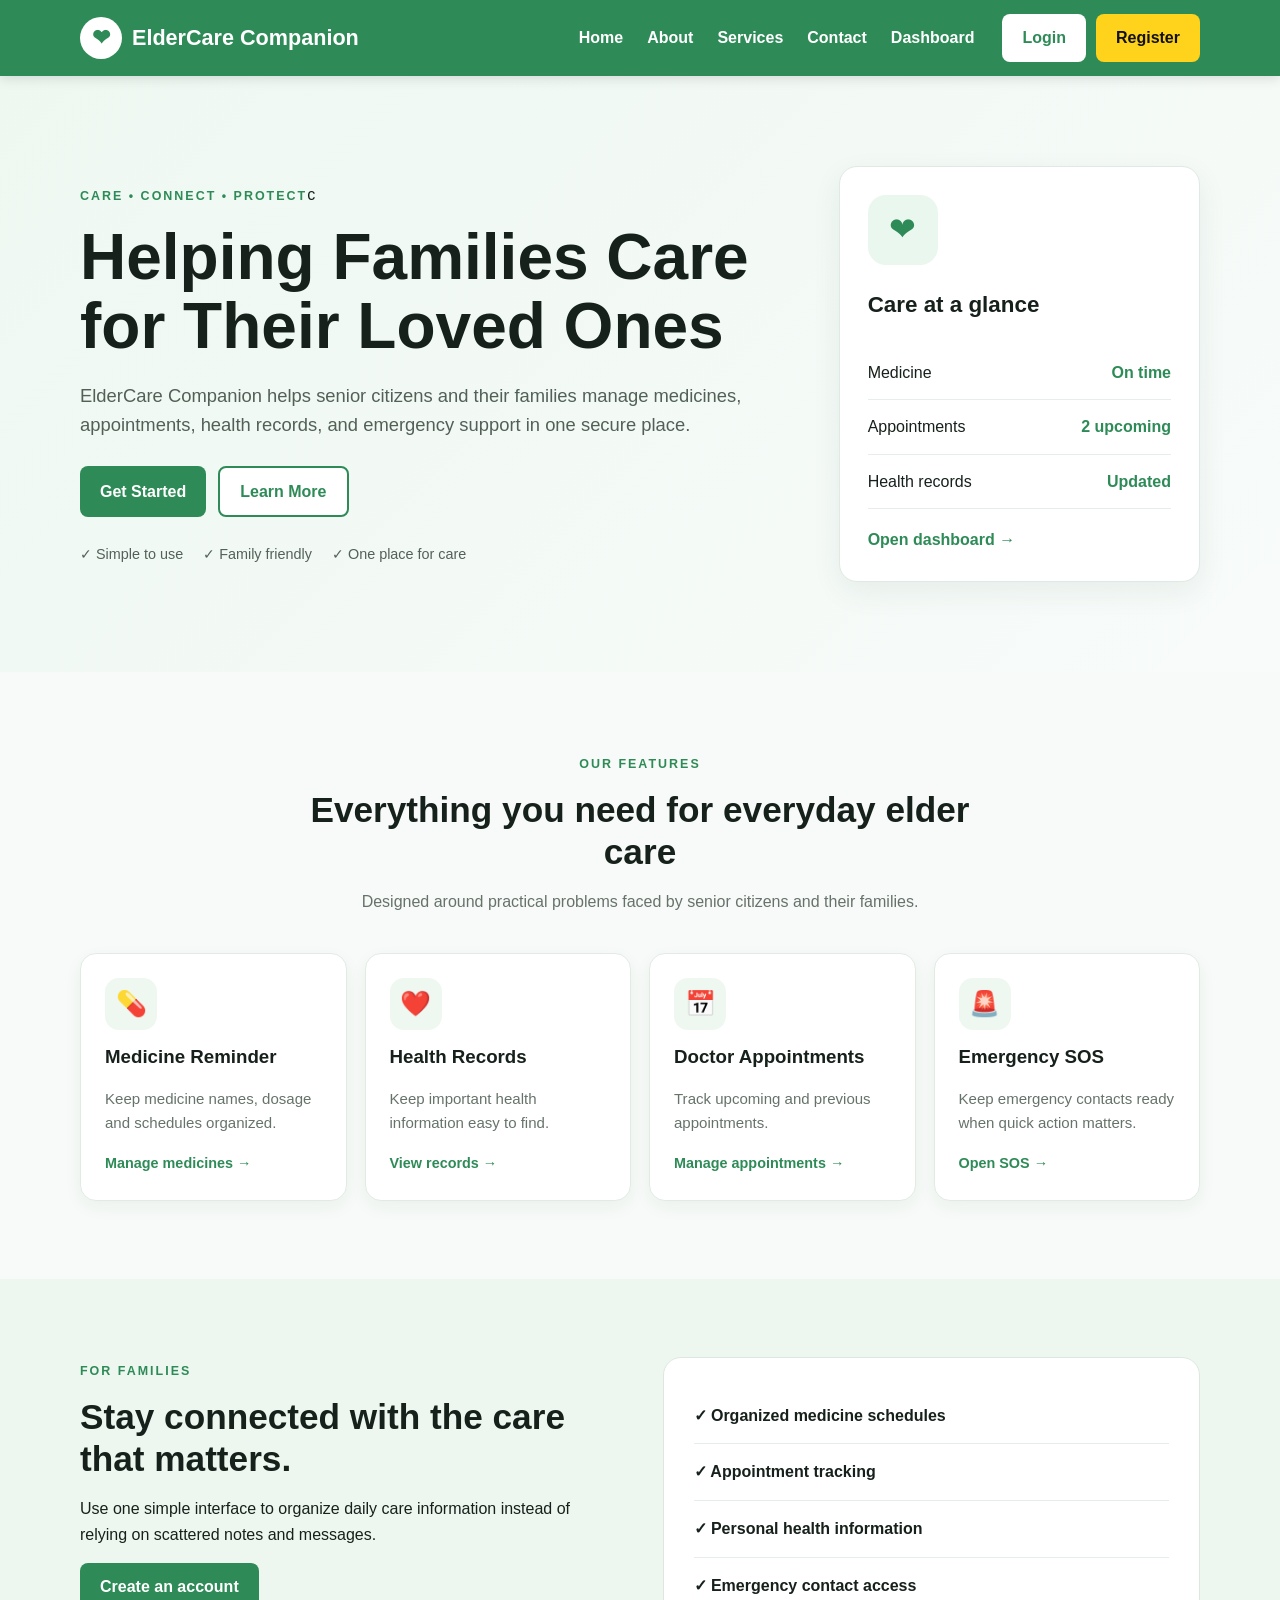
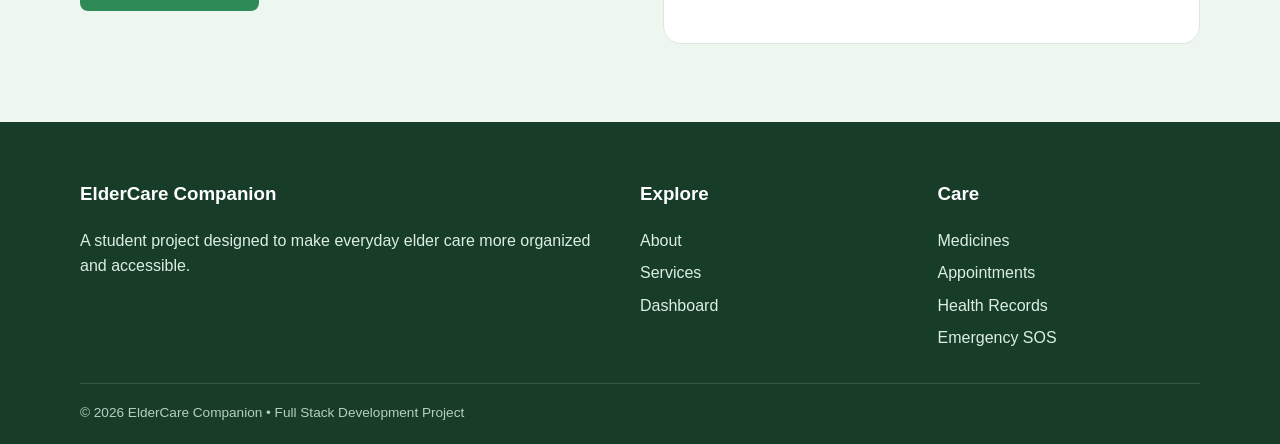
<file: Frontend/index.html>
<!DOCTYPE html>
<html lang="en">
<head>
  <meta charset="UTF-8">
  <meta name="viewport" content="width=device-width, initial-scale=1.0">
  <title>ElderCare Companion | Home</title>
  <link rel="stylesheet" href="css/style.css">
</head>
<body>
  <div id="site-header"></div>

  <main>
    <section class="hero">
      <div class="container hero-grid">
        <div>
          <span class="eyebrow">CARE • CONNECT • PROTECT</span>c
          <h1>Helping Families Care for Their Loved Ones</h1>
          <p class="hero-text">ElderCare Companion helps senior citizens and their families manage medicines, appointments, health records, and emergency support in one secure place.</p>
          <div class="hero-actions">
            <a class="btn btn-primary" href="register.html">Get Started</a>
            <a class="btn btn-outline" href="about.html">Learn More</a>
          </div>
          <div class="trust-row">
            <span>✓ Simple to use</span>
            <span>✓ Family friendly</span>
            <span>✓ One place for care</span>
          </div>
        </div>
        <div class="hero-card">
          <div class="hero-icon">❤</div>
          <h3>Care at a glance</h3>
          <div class="mini-stat"><span>Medicine</span><strong>On time</strong></div>
          <div class="mini-stat"><span>Appointments</span><strong>2 upcoming</strong></div>
          <div class="mini-stat"><span>Health records</span><strong>Updated</strong></div>
          <a href="dashboard.html" class="card-link">Open dashboard →</a>
        </div>
      </div>
    </section>

    <section class="section" id="features">
      <div class="container">
        <div class="section-heading">
          <span class="eyebrow">OUR FEATURES</span>
          <h2>Everything you need for everyday elder care</h2>
          <p>Designed around practical problems faced by senior citizens and their families.</p>
        </div>
        <div class="feature-grid">
          <a class="feature-card" href="medicines.html"><div class="feature-icon">💊</div><h3>Medicine Reminder</h3><p>Keep medicine names, dosage and schedules organized.</p><span>Manage medicines →</span></a>
          <a class="feature-card" href="health-records.html"><div class="feature-icon">❤️</div><h3>Health Records</h3><p>Keep important health information easy to find.</p><span>View records →</span></a>
          <a class="feature-card" href="appointments.html"><div class="feature-icon">📅</div><h3>Doctor Appointments</h3><p>Track upcoming and previous appointments.</p><span>Manage appointments →</span></a>
          <a class="feature-card emergency-card" href="emergency.html"><div class="feature-icon">🚨</div><h3>Emergency SOS</h3><p>Keep emergency contacts ready when quick action matters.</p><span>Open SOS →</span></a>
        </div>
      </div>
    </section>

    <section class="section soft-section">
      <div class="container two-col">
        <div>
          <span class="eyebrow">FOR FAMILIES</span>
          <h2>Stay connected with the care that matters.</h2>
          <p>Use one simple interface to organize daily care information instead of relying on scattered notes and messages.</p>
          <a class="btn btn-primary" href="register.html">Create an account</a>
        </div>
        <div class="check-list">
          <div>✓ Organized medicine schedules</div>
          <div>✓ Appointment tracking</div>
          <div>✓ Personal health information</div>
          <div>✓ Emergency contact access</div>
        </div>
      </div>
    </section>
  </main>

  <div id="site-footer"></div>
  <script src="js/app.js"></script>
</body>
</html>
</file>
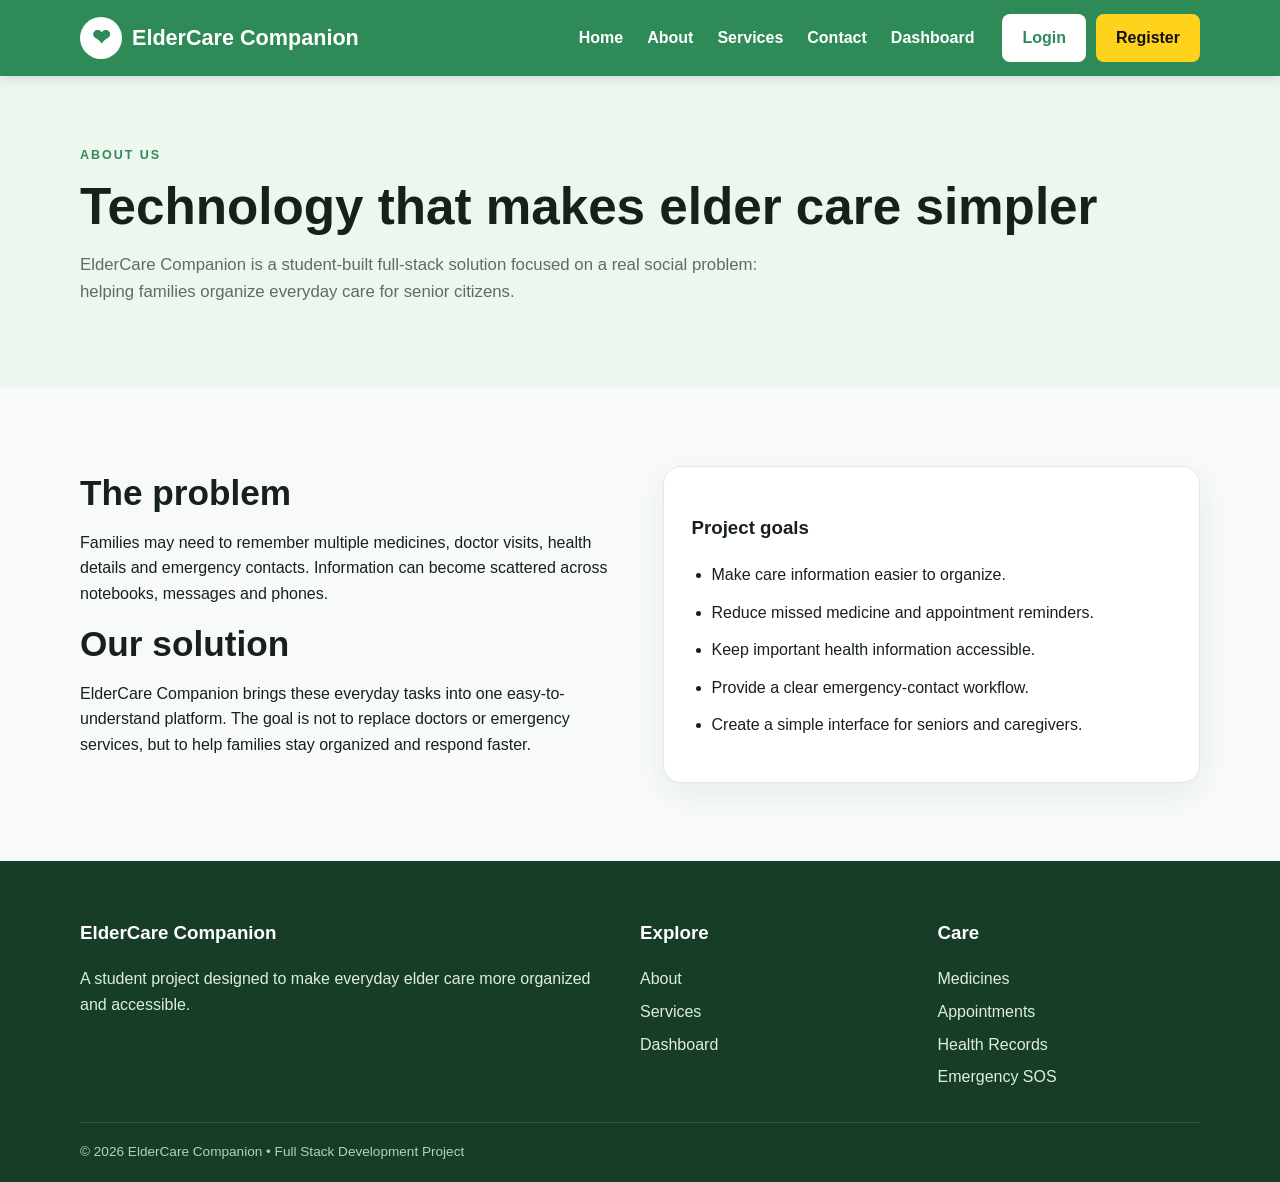
<file: Frontend/about.html>
<!DOCTYPE html>
<html lang="en">
<head>
  <meta charset="UTF-8"><meta name="viewport" content="width=device-width, initial-scale=1.0">
  <title>About | ElderCare Companion</title><link rel="stylesheet" href="css/style.css">
</head>
<body><div id="site-header"></div>
<main>
<section class="page-banner"><div class="container"><span class="eyebrow">ABOUT US</span><h1>Technology that makes elder care simpler</h1><p>ElderCare Companion is a student-built full-stack solution focused on a real social problem: helping families organize everyday care for senior citizens.</p></div></section>
<section class="section"><div class="container two-col">
<div><h2>The problem</h2><p>Families may need to remember multiple medicines, doctor visits, health details and emergency contacts. Information can become scattered across notebooks, messages and phones.</p><h2 class="mt">Our solution</h2><p>ElderCare Companion brings these everyday tasks into one easy-to-understand platform. The goal is not to replace doctors or emergency services, but to help families stay organized and respond faster.</p></div>
<div class="info-card"><h3>Project goals</h3><ul class="clean-list"><li>Make care information easier to organize.</li><li>Reduce missed medicine and appointment reminders.</li><li>Keep important health information accessible.</li><li>Provide a clear emergency-contact workflow.</li><li>Create a simple interface for seniors and caregivers.</li></ul></div>
</div></section>
</main><div id="site-footer"></div><script src="js/app.js"></script></body></html>
</file>
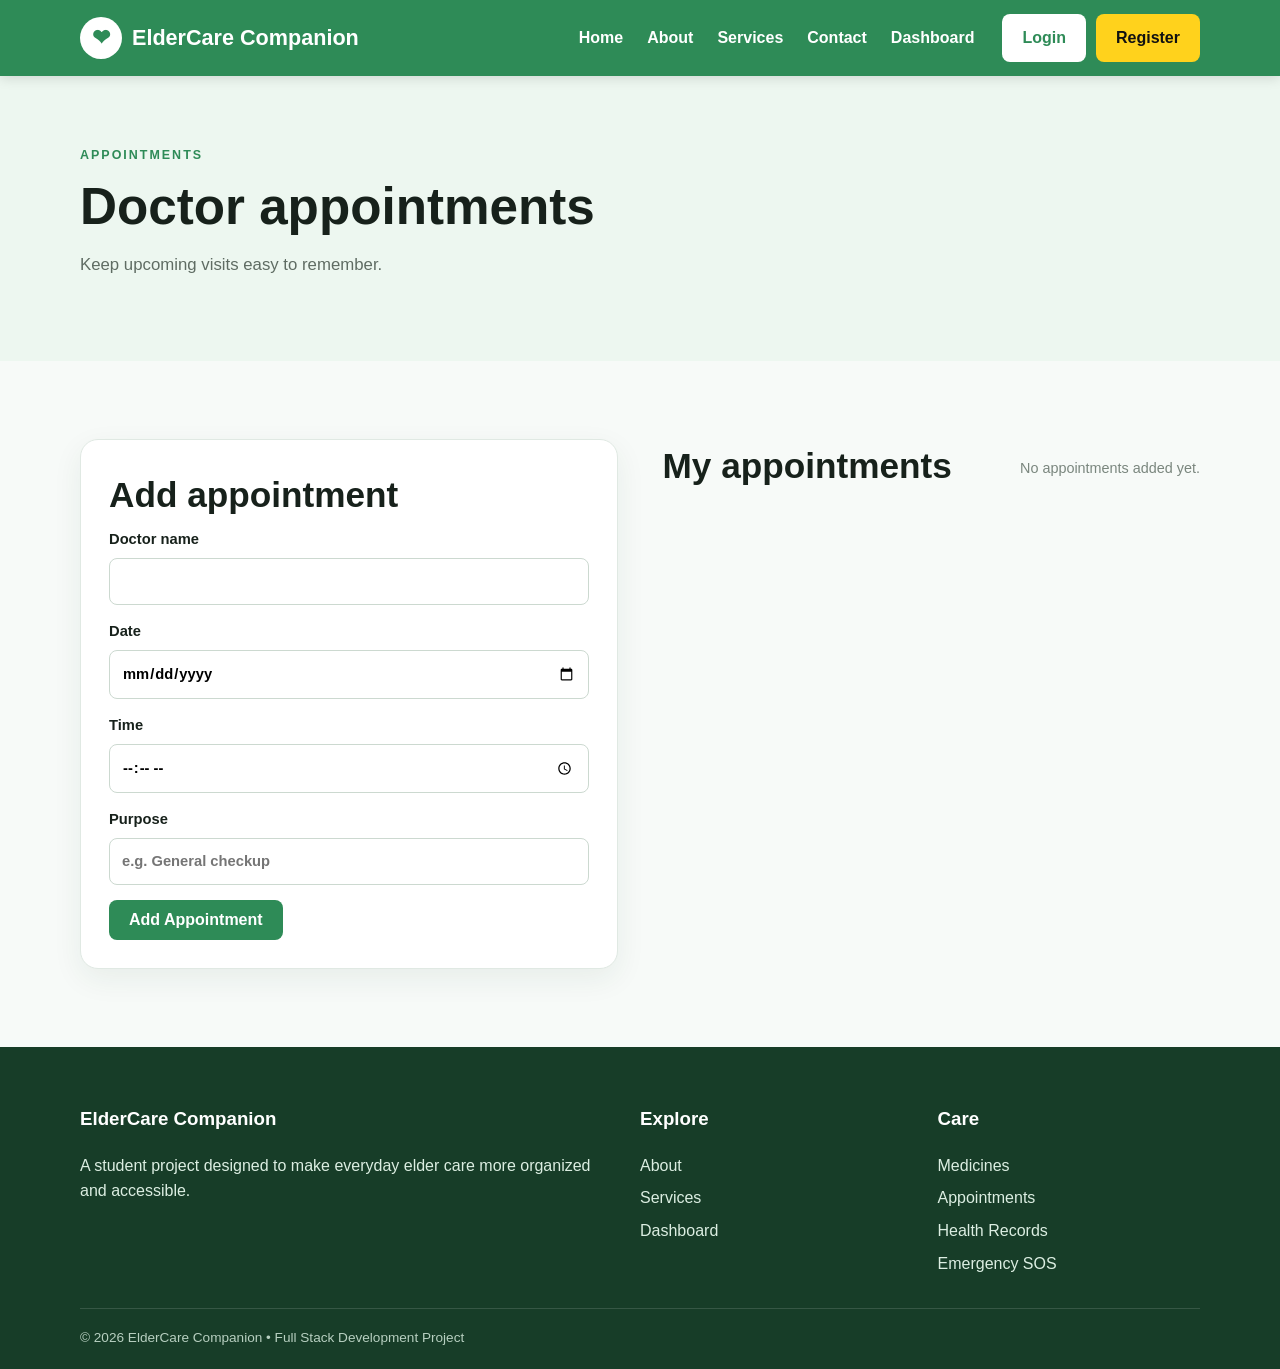
<file: Frontend/appointments.html>
<!DOCTYPE html>
<html lang="en">
<head><meta charset="UTF-8"><meta name="viewport" content="width=device-width, initial-scale=1.0"><title>Appointments | ElderCare Companion</title><link rel="stylesheet" href="css/style.css"></head>
<body><div id="site-header"></div>
<main><section class="page-banner"><div class="container"><span class="eyebrow">APPOINTMENTS</span><h1>Doctor appointments</h1><p>Keep upcoming visits easy to remember.</p></div></section>
<section class="section"><div class="container two-col module-layout">
<form class="form-card" id="appointmentForm"><h2>Add appointment</h2><label>Doctor name<input id="appDoctor" required></label><label>Date<input id="appDate" type="date" required></label><label>Time<input id="appTime" type="time" required></label><label>Purpose<input id="appPurpose" placeholder="e.g. General checkup" required></label><button class="btn btn-primary" type="submit">Add Appointment</button></form>
<div><div class="module-top"><h2>My appointments</h2><span id="appointmentEmpty" class="muted">No appointments added yet.</span></div><div id="appointmentList" class="item-list"></div></div>
</div></section></main><div id="site-footer"></div><script src="js/app.js"></script></body></html>
</file>
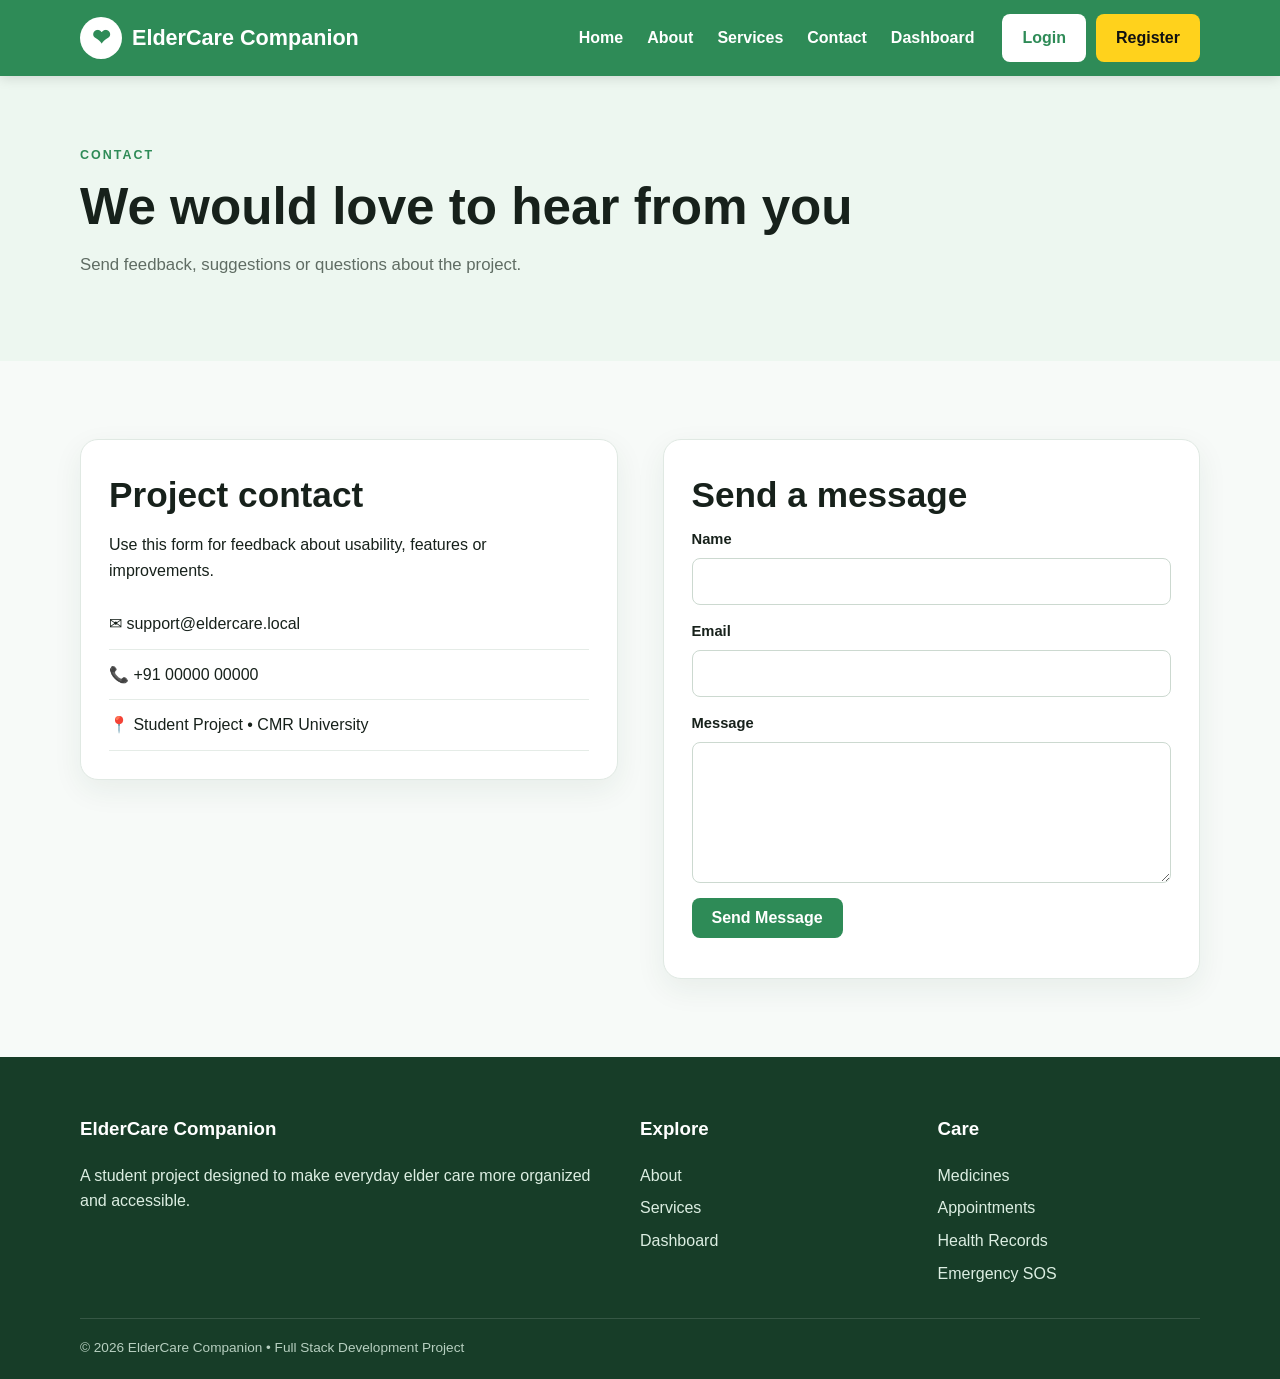
<file: Frontend/contact.html>
<!DOCTYPE html>
<html lang="en">
<head>
  <meta charset="UTF-8"><meta name="viewport" content="width=device-width, initial-scale=1.0">
  <title>Contact | ElderCare Companion</title><link rel="stylesheet" href="css/style.css">
</head>
<body><div id="site-header"></div>
<main><section class="page-banner"><div class="container"><span class="eyebrow">CONTACT</span><h1>We would love to hear from you</h1><p>Send feedback, suggestions or questions about the project.</p></div></section>
<section class="section"><div class="container two-col">
<div class="info-card"><h2>Project contact</h2><p>Use this form for feedback about usability, features or improvements.</p><div class="contact-detail">✉ support@eldercare.local</div><div class="contact-detail">📞 +91 00000 00000</div><div class="contact-detail">📍 Student Project • CMR University</div></div>
<form class="form-card" id="contactForm"><h2>Send a message</h2><label>Name<input id="contactName" required></label><label>Email<input id="contactEmail" type="email" required></label><label>Message<textarea id="contactMessage" rows="5" required></textarea></label><button class="btn btn-primary" type="submit">Send Message</button><div id="contactStatus" class="form-status"></div></form>
</div></section></main><div id="site-footer"></div><script src="js/app.js"></script></body></html>
</file>
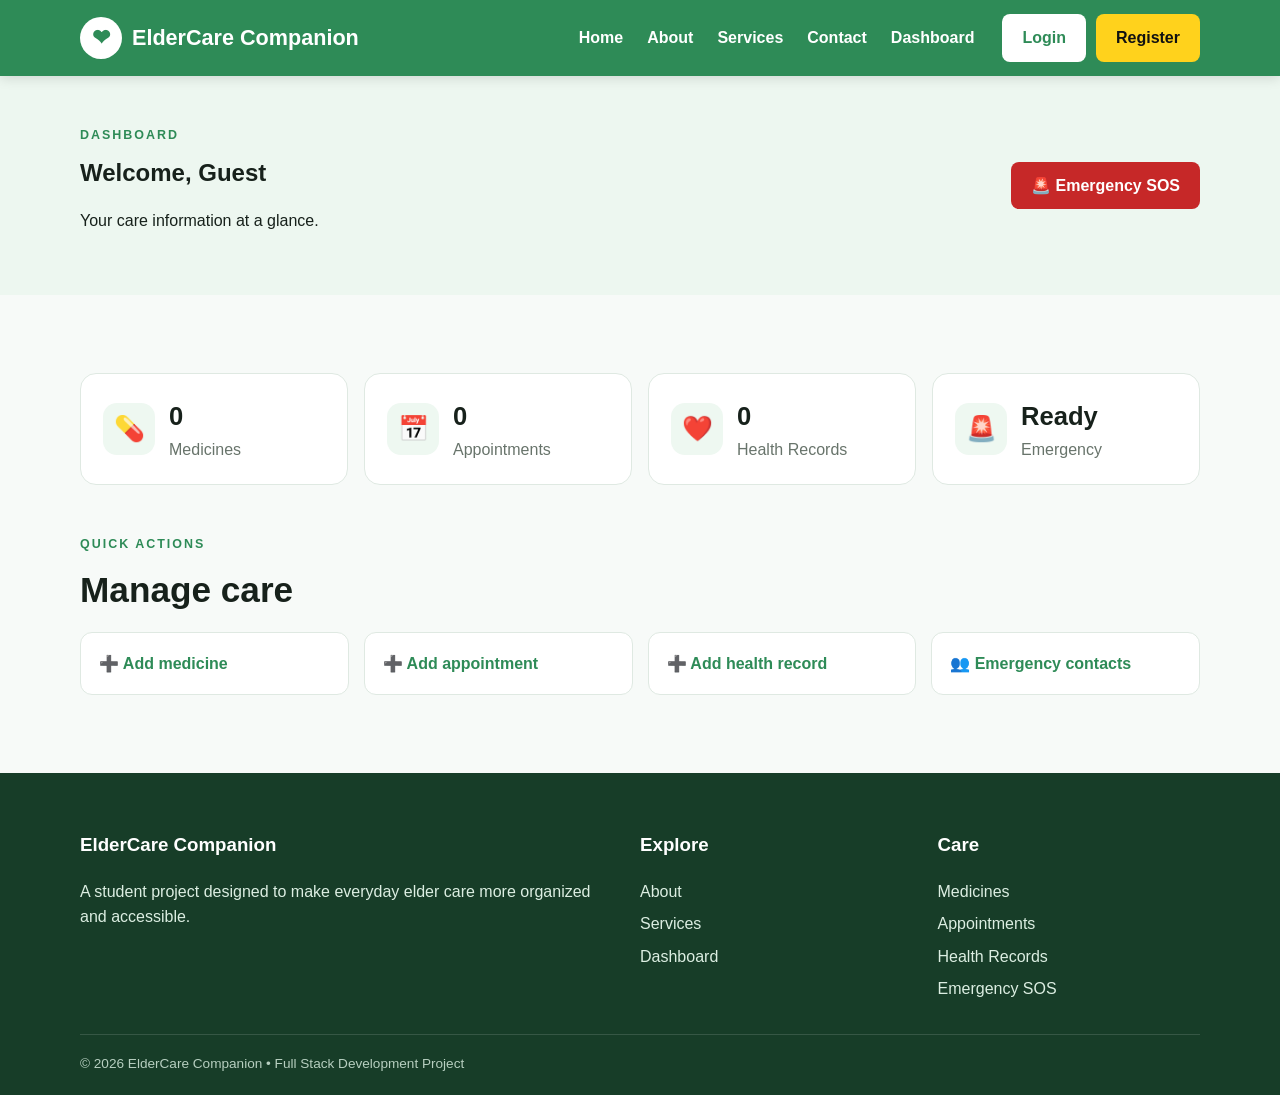
<file: Frontend/dashboard.html>
<!DOCTYPE html>
<html lang="en">
<head><meta charset="UTF-8"><meta name="viewport" content="width=device-width, initial-scale=1.0"><title>Dashboard | ElderCare Companion</title><link rel="stylesheet" href="css/style.css"></head>
<body><div id="site-header"></div>
<main><section class="dashboard-header"><div class="container"><div><span class="eyebrow">DASHBOARD</span><h1>Welcome, <span id="dashboardName">Guest</span></h1><p>Your care information at a glance.</p></div><a class="btn btn-danger" href="emergency.html">🚨 Emergency SOS</a></div></section>
<section class="section"><div class="container">
<div class="dashboard-grid">
<a class="dash-card" href="medicines.html"><span class="feature-icon">💊</span><div><strong id="medicineCount">0</strong><span>Medicines</span></div></a>
<a class="dash-card" href="appointments.html"><span class="feature-icon">📅</span><div><strong id="appointmentCount">0</strong><span>Appointments</span></div></a>
<a class="dash-card" href="health-records.html"><span class="feature-icon">❤️</span><div><strong id="recordCount">0</strong><span>Health Records</span></div></a>
<a class="dash-card" href="emergency.html"><span class="feature-icon">🚨</span><div><strong>Ready</strong><span>Emergency</span></div></a>
</div>
<div class="section-heading left"><span class="eyebrow">QUICK ACTIONS</span><h2>Manage care</h2></div>
<div class="quick-grid"><a class="quick-card" href="medicines.html">➕ Add medicine</a><a class="quick-card" href="appointments.html">➕ Add appointment</a><a class="quick-card" href="health-records.html">➕ Add health record</a><a class="quick-card" href="emergency.html">👥 Emergency contacts</a></div>
</div></section></main><div id="site-footer"></div><script src="js/app.js"></script></body></html>
</file>
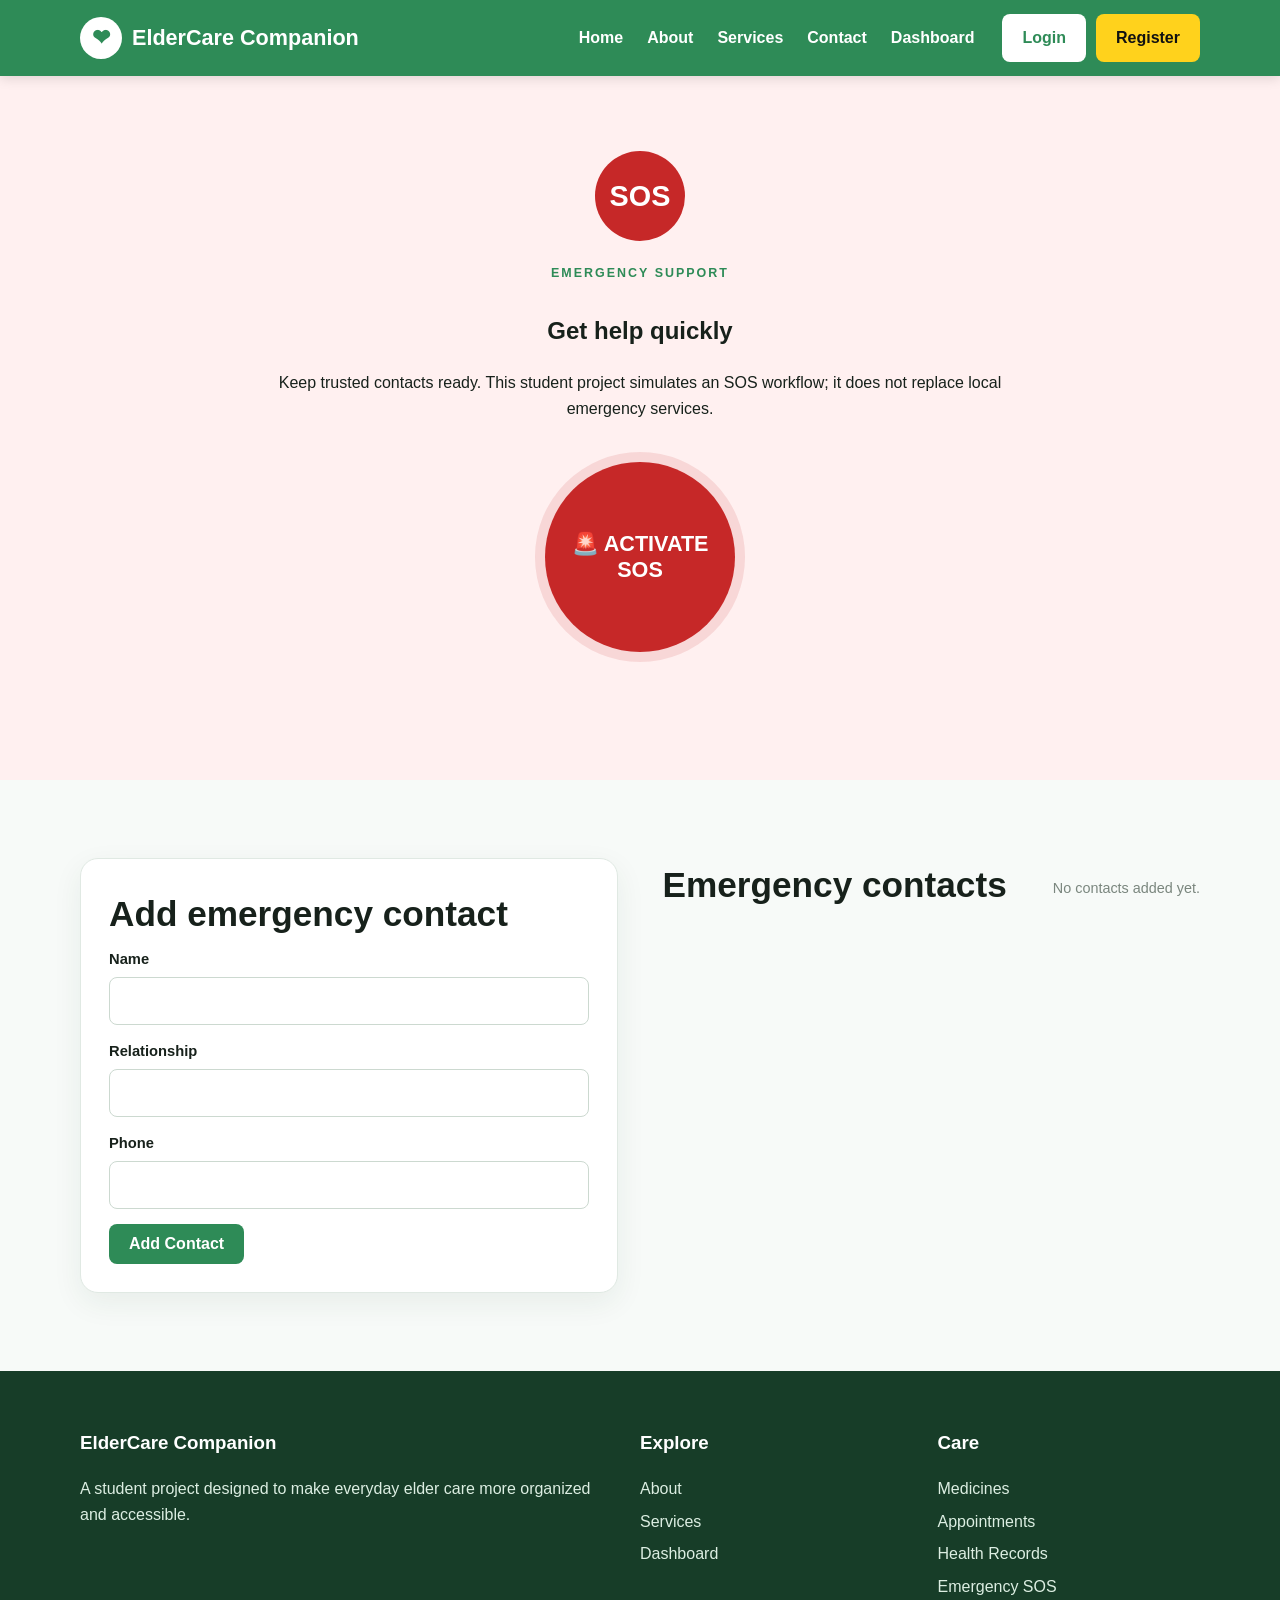
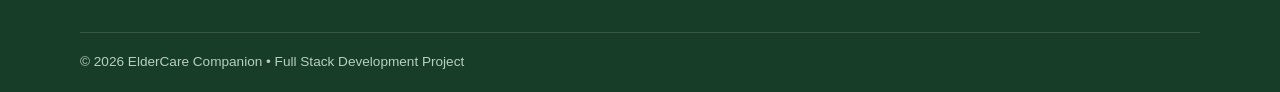
<file: Frontend/emergency.html>
<!DOCTYPE html>
<html lang="en">
<head><meta charset="UTF-8"><meta name="viewport" content="width=device-width, initial-scale=1.0"><title>Emergency SOS | ElderCare Companion</title><link rel="stylesheet" href="css/style.css"></head>
<body><div id="site-header"></div>
<main><section class="emergency-hero"><div class="container emergency-content"><div class="sos-symbol">SOS</div><span class="eyebrow">EMERGENCY SUPPORT</span><h1>Get help quickly</h1><p>Keep trusted contacts ready. This student project simulates an SOS workflow; it does not replace local emergency services.</p><button id="sosButton" class="sos-button">🚨 ACTIVATE SOS</button><div id="sosStatus" class="sos-status"></div></div></section>
<section class="section"><div class="container two-col">
<form class="form-card" id="contactFormEmergency"><h2>Add emergency contact</h2><label>Name<input id="ecName" required></label><label>Relationship<input id="ecRelation" required></label><label>Phone<input id="ecPhone" type="tel" required></label><button class="btn btn-primary" type="submit">Add Contact</button></form>
<div><div class="module-top"><h2>Emergency contacts</h2><span id="contactEmpty" class="muted">No contacts added yet.</span></div><div id="contactList" class="item-list"></div></div>
</div></section></main><div id="site-footer"></div><script src="js/app.js"></script></body></html>
</file>
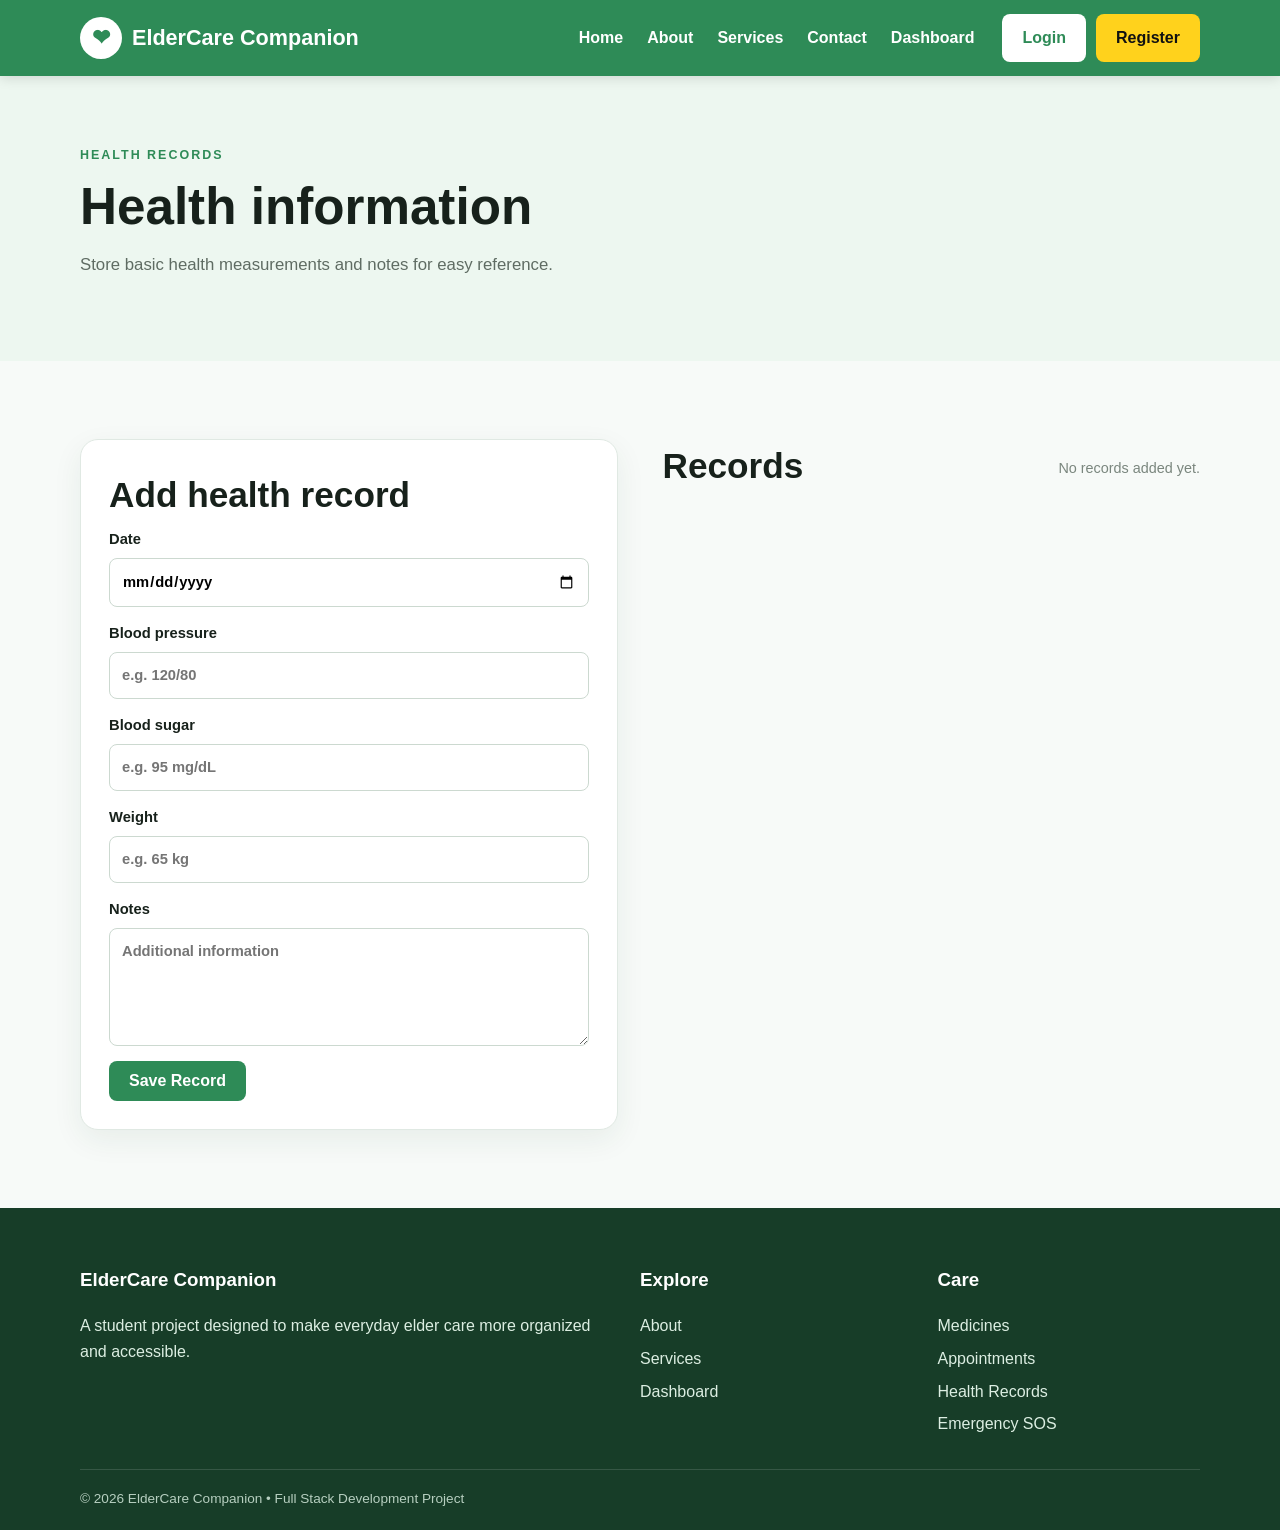
<file: Frontend/health-records.html>
<!DOCTYPE html>
<html lang="en">
<head><meta charset="UTF-8"><meta name="viewport" content="width=device-width, initial-scale=1.0"><title>Health Records | ElderCare Companion</title><link rel="stylesheet" href="css/style.css"></head>
<body><div id="site-header"></div>
<main><section class="page-banner"><div class="container"><span class="eyebrow">HEALTH RECORDS</span><h1>Health information</h1><p>Store basic health measurements and notes for easy reference.</p></div></section>
<section class="section"><div class="container two-col module-layout">
<form class="form-card" id="recordForm"><h2>Add health record</h2><label>Date<input id="recordDate" type="date" required></label><label>Blood pressure<input id="recordBP" placeholder="e.g. 120/80"></label><label>Blood sugar<input id="recordSugar" placeholder="e.g. 95 mg/dL"></label><label>Weight<input id="recordWeight" placeholder="e.g. 65 kg"></label><label>Notes<textarea id="recordNotes" rows="4" placeholder="Additional information"></textarea></label><button class="btn btn-primary" type="submit">Save Record</button></form>
<div><div class="module-top"><h2>Records</h2><span id="recordEmpty" class="muted">No records added yet.</span></div><div id="recordList" class="item-list"></div></div>
</div></section></main><div id="site-footer"></div><script src="js/app.js"></script></body></html>
</file>
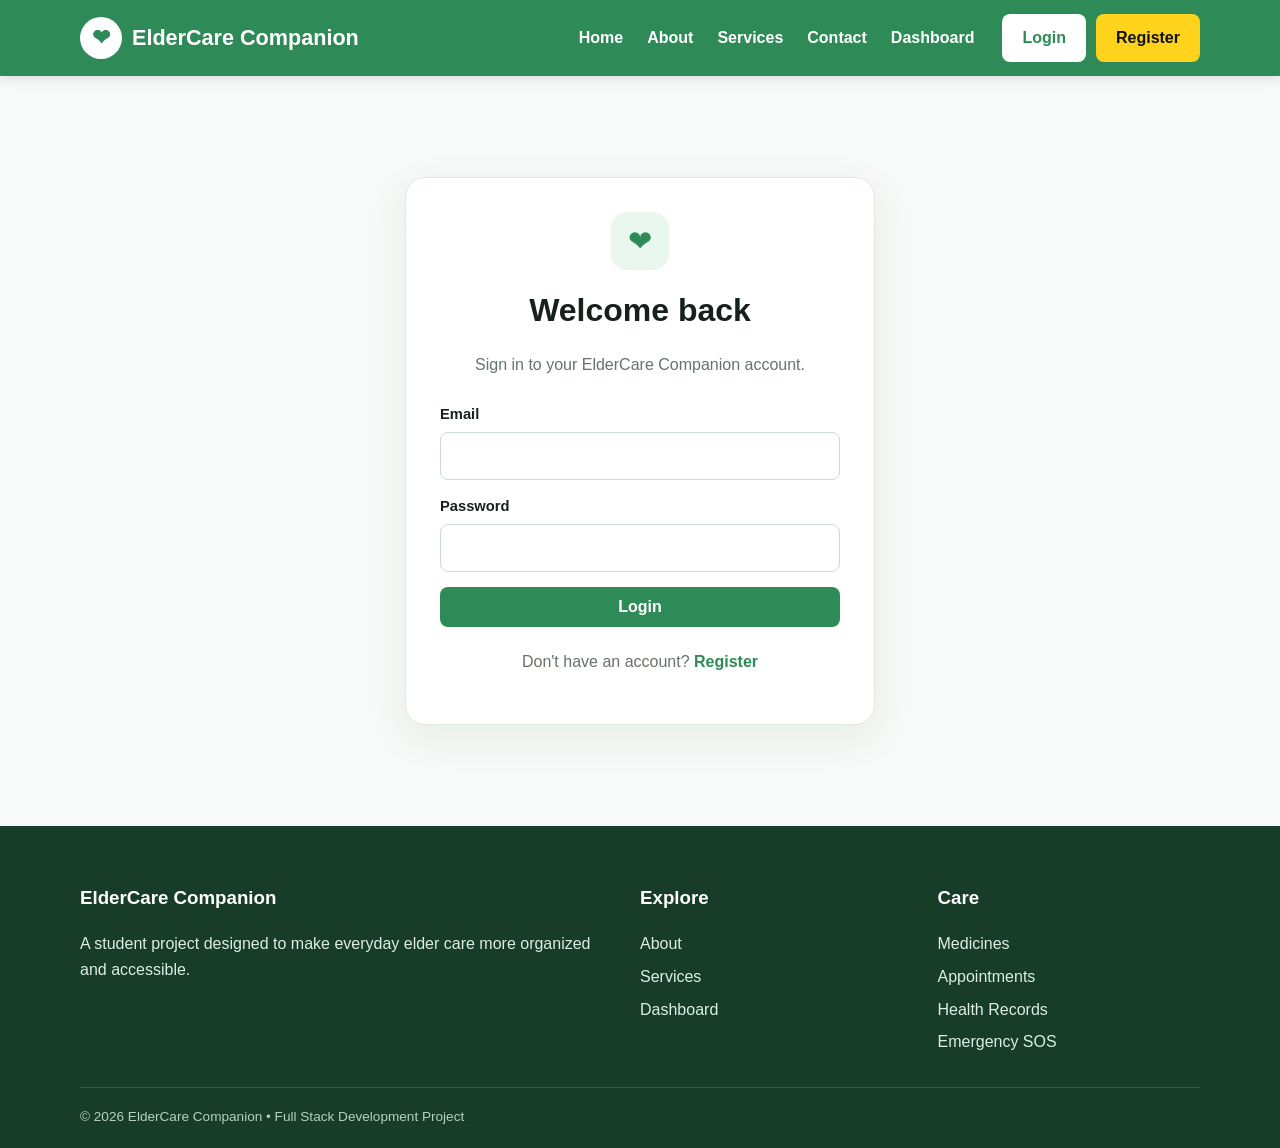
<file: Frontend/login.html>
<!DOCTYPE html>
<html lang="en">
<head>
    <meta charset="UTF-8">
    <meta name="viewport" content="width=device-width, initial-scale=1.0">
    <title>Login | ElderCare Companion</title>
    <link rel="stylesheet" href="css/style.css">
</head>

<body>

<div id="site-header"></div>

<main class="auth-page">

    <div class="auth-card">

        <div class="brand-mark">❤</div>

        <h1>Welcome back</h1>

        <p>Sign in to your ElderCare Companion account.</p>

        <form id="loginForm">

            <label>
                Email
                <input
                    id="loginEmail"
                    type="email"
                    required
                >
            </label>

            <label>
                Password
                <input
                    id="loginPassword"
                    type="password"
                    minlength="6"
                    required
                >
            </label>

            <button class="btn btn-primary full" type="submit">
                Login
            </button>

            <div id="loginStatus" class="form-status"></div>

        </form>

        <p class="auth-switch">
            Don't have an account?
            <a href="register.html">Register</a>
        </p>

    </div>

</main>

<div id="site-footer"></div>

<script src="js/app.js"></script>

<script>
document.getElementById("loginForm").addEventListener("submit", async function(event) {

    event.preventDefault();

    const email = document.getElementById("loginEmail").value.trim();
    const password = document.getElementById("loginPassword").value;

    const status = document.getElementById("loginStatus");

    status.textContent = "Logging in...";
    status.style.color = "";

    try {

        const response = await fetch("http://localhost:8080/api/auth/login", {
            method: "POST",

            headers: {
                "Content-Type": "application/json"
            },

            body: JSON.stringify({
                email: email,
                password: password
            })
        });

        const data = await response.json();

        if (!response.ok) {
            throw new Error(data.message || "Login failed");
        }

        console.log("Login response:", data);

        /*
         * Store only safe user information.
         * The backend does NOT send the password.
         */
        localStorage.setItem("userId", data.id);
        localStorage.setItem("userName", data.name);
        localStorage.setItem("userEmail", data.email);

        status.textContent = "Login successful! Redirecting...";
        status.style.color = "green";

        setTimeout(() => {
            window.location.href = "dashboard.html";
        }, 1000);

    } catch (error) {

        console.error("Login error:", error);

        status.textContent =
            error.message || "Unable to connect to the server.";

        status.style.color = "red";
    }

});
</script>

</body>
</html>
</file>
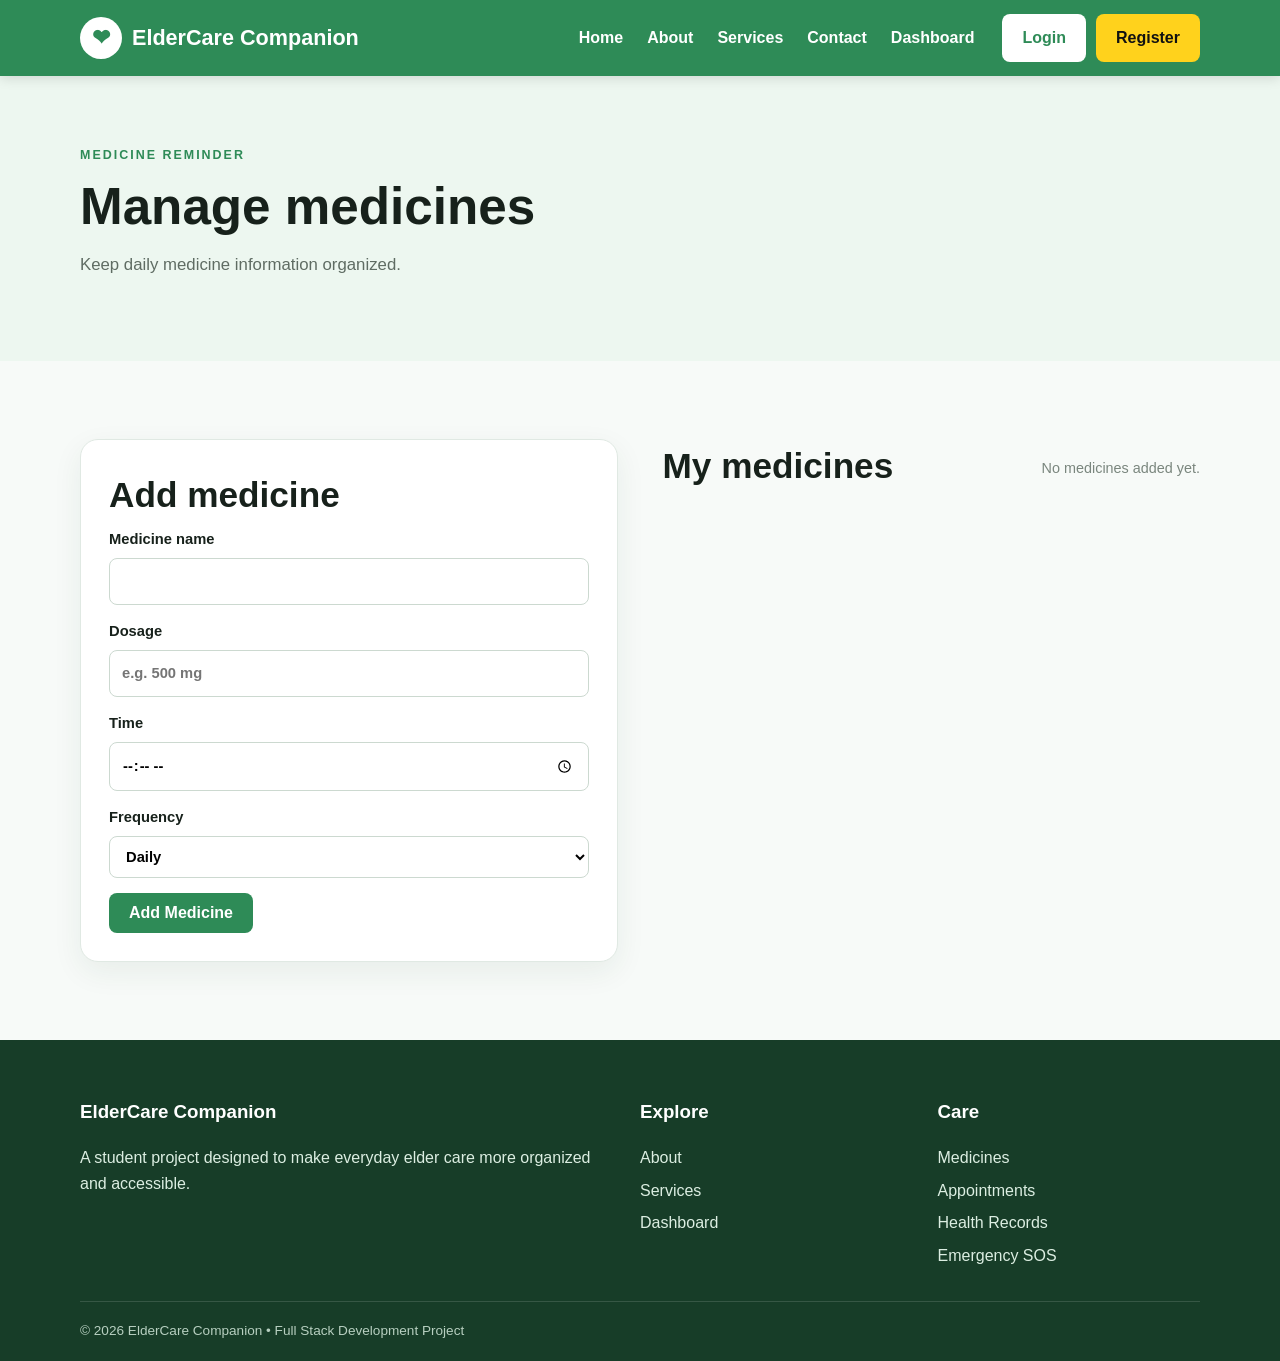
<file: Frontend/medicines.html>
<!DOCTYPE html>
<html lang="en">
<head><meta charset="UTF-8"><meta name="viewport" content="width=device-width, initial-scale=1.0"><title>Medicines | ElderCare Companion</title><link rel="stylesheet" href="css/style.css"></head>
<body><div id="site-header"></div>
<main><section class="page-banner"><div class="container"><span class="eyebrow">MEDICINE REMINDER</span><h1>Manage medicines</h1><p>Keep daily medicine information organized.</p></div></section>
<section class="section"><div class="container two-col module-layout">
<form class="form-card" id="medicineForm"><h2>Add medicine</h2><label>Medicine name<input id="medName" required></label><label>Dosage<input id="medDosage" placeholder="e.g. 500 mg" required></label><label>Time<input id="medTime" type="time" required></label><label>Frequency<select id="medFrequency"><option>Daily</option><option>Twice daily</option><option>Weekly</option><option>As needed</option></select></label><button class="btn btn-primary" type="submit">Add Medicine</button></form>
<div><div class="module-top"><h2>My medicines</h2><span id="medicineEmpty" class="muted">No medicines added yet.</span></div><div id="medicineList" class="item-list"></div></div>
</div></section></main><div id="site-footer"></div><script src="js/app.js"></script></body></html>
</file>
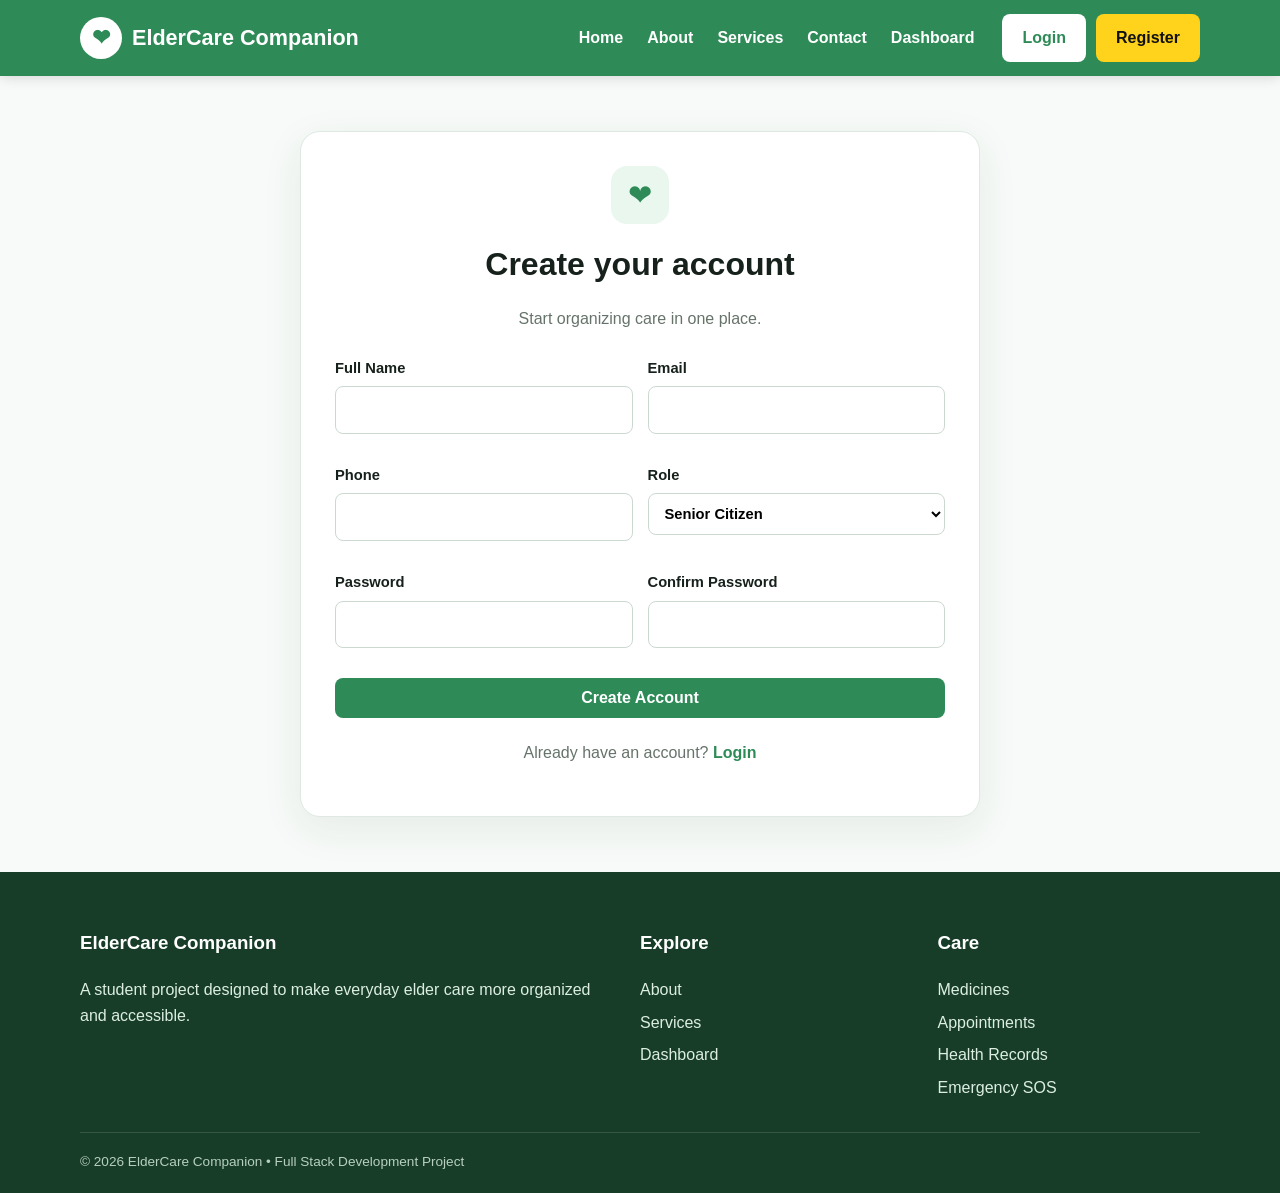
<file: Frontend/register.html>
<!DOCTYPE html>
<html lang="en">
<head>
    <meta charset="UTF-8">
    <meta name="viewport" content="width=device-width, initial-scale=1.0">
    <title>Register | ElderCare Companion</title>
    <link rel="stylesheet" href="css/style.css">
</head>

<body>

<div id="site-header"></div>

<main class="auth-page">
    <div class="auth-card wide">

        <div class="brand-mark">❤</div>

        <h1>Create your account</h1>
        <p>Start organizing care in one place.</p>

        <form id="registerForm" class="form-grid">

            <label>
                Full Name
                <input id="regName" type="text" required>
            </label>

            <label>
                Email
                <input id="regEmail" type="email" required>
            </label>

            <label>
                Phone
                <input id="regPhone" type="tel" required>
            </label>

            <label>
                Role
                <select id="regRole">
                    <option value="ELDER">Senior Citizen</option>
                    <option value="CAREGIVER">Family/Caregiver</option>
                </select>
            </label>

            <label>
                Password
                <input id="regPassword" type="password" minlength="6" required>
            </label>

            <label>
                Confirm Password
                <input id="regConfirm" type="password" minlength="6" required>
            </label>

            <div class="full-row">
                <button class="btn btn-primary full" type="submit">
                    Create Account
                </button>
            </div>

        </form>

        <div id="registerStatus" class="form-status"></div>

        <p class="auth-switch">
            Already have an account?
            <a href="login.html">Login</a>
        </p>

    </div>
</main>

<div id="site-footer"></div>

<script src="js/app.js"></script>

<script>
document.getElementById("registerForm").addEventListener("submit", async function(event) {

    event.preventDefault();

    const name = document.getElementById("regName").value.trim();
    const email = document.getElementById("regEmail").value.trim();
    const password = document.getElementById("regPassword").value;
    const confirmPassword = document.getElementById("regConfirm").value;

    const status = document.getElementById("registerStatus");

    // Check passwords
    if (password !== confirmPassword) {
        status.textContent = "Passwords do not match.";
        status.style.color = "red";
        return;
    }

    status.textContent = "Creating your account...";
    status.style.color = "";

    try {

        const response = await fetch("http://localhost:8080/api/auth/register", {
            method: "POST",
            headers: {
                "Content-Type": "application/json"
            },
            body: JSON.stringify({
                name: name,
                email: email,
                password: password,
                phone: document.getElementById("regPhone").value.trim(),
                 role: document.getElementById("regRole").value
            })
        });

        const data = await response.json();

        if (!response.ok) {
            throw new Error(data.message || "Registration failed");
        }

        status.textContent = "Account created successfully! Redirecting to login...";
        status.style.color = "green";

        // Redirect after successful registration
        setTimeout(() => {
            window.location.href = "login.html";
        }, 1500);

    } catch (error) {

        console.error("Registration error:", error);

        status.textContent =
            error.message || "Unable to connect to the server.";

        status.style.color = "red";
    }
});
</script>

</body>
</html>
</file>
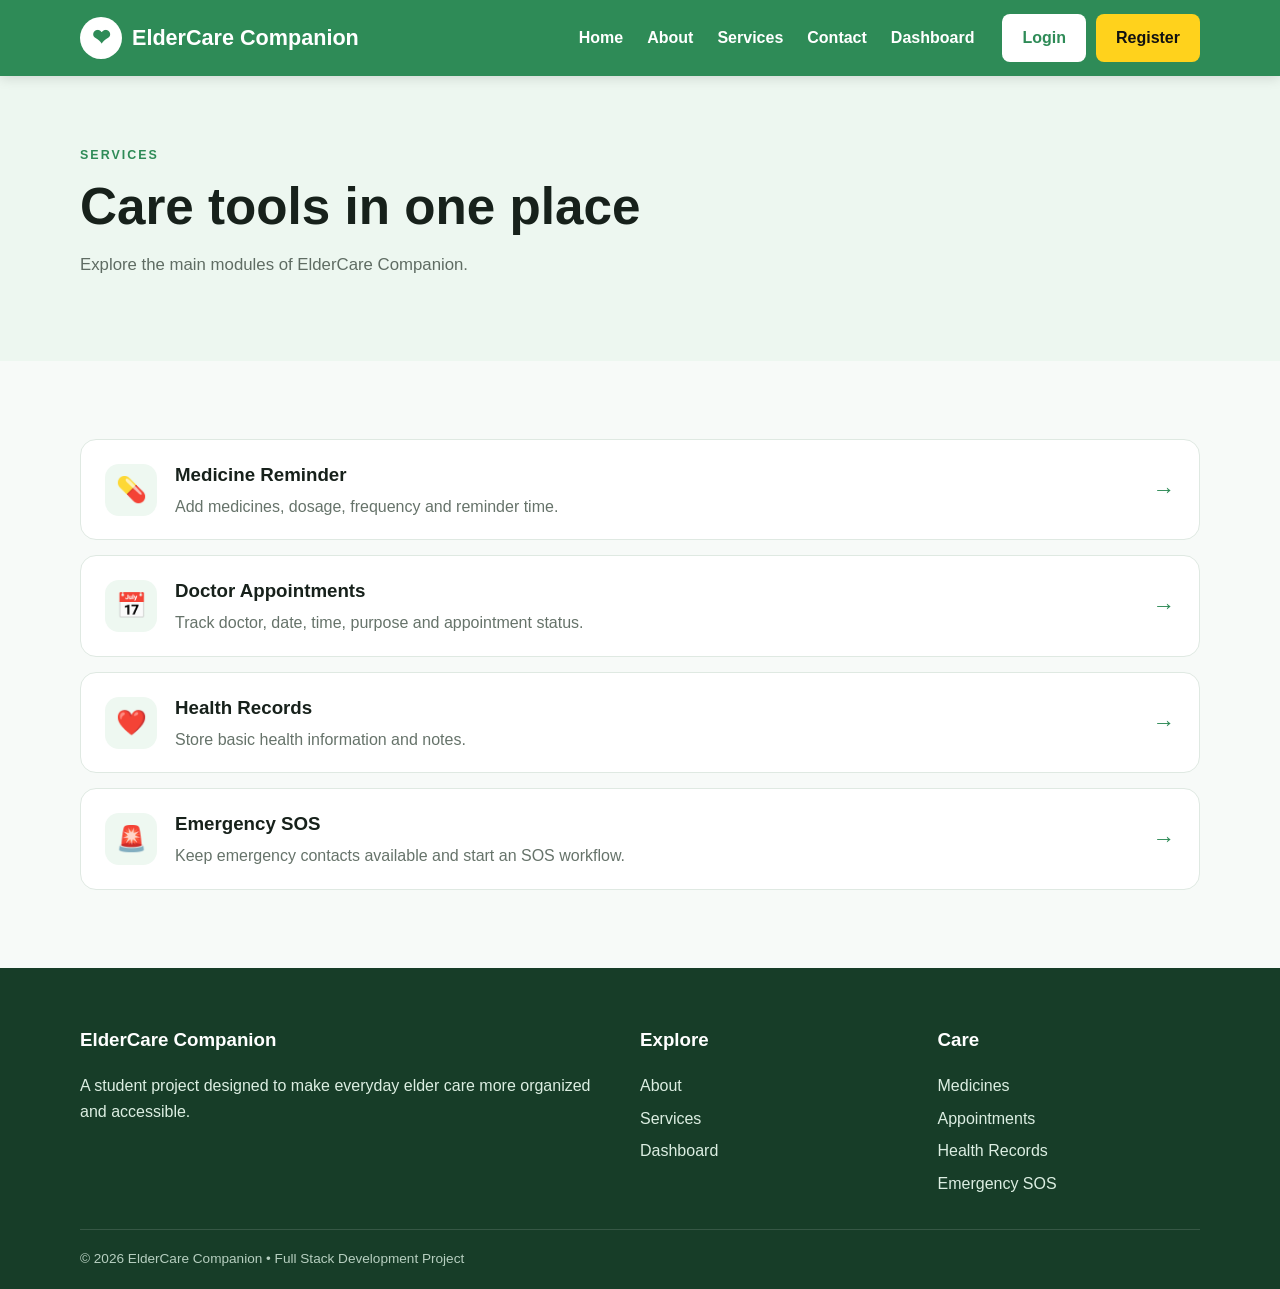
<file: Frontend/services.html>
<!DOCTYPE html>
<html lang="en">
<head>
  <meta charset="UTF-8"><meta name="viewport" content="width=device-width, initial-scale=1.0">
  <title>Services | ElderCare Companion</title><link rel="stylesheet" href="css/style.css">
</head>
<body><div id="site-header"></div>
<main>
<section class="page-banner"><div class="container"><span class="eyebrow">SERVICES</span><h1>Care tools in one place</h1><p>Explore the main modules of ElderCare Companion.</p></div></section>
<section class="section"><div class="container service-list">
<a class="service-row" href="medicines.html"><span class="feature-icon">💊</span><div><h3>Medicine Reminder</h3><p>Add medicines, dosage, frequency and reminder time.</p></div><span>→</span></a>
<a class="service-row" href="appointments.html"><span class="feature-icon">📅</span><div><h3>Doctor Appointments</h3><p>Track doctor, date, time, purpose and appointment status.</p></div><span>→</span></a>
<a class="service-row" href="health-records.html"><span class="feature-icon">❤️</span><div><h3>Health Records</h3><p>Store basic health information and notes.</p></div><span>→</span></a>
<a class="service-row" href="emergency.html"><span class="feature-icon">🚨</span><div><h3>Emergency SOS</h3><p>Keep emergency contacts available and start an SOS workflow.</p></div><span>→</span></a>
</div></section>
</main><div id="site-footer"></div><script src="js/app.js"></script></body></html>
</file>
<file: Frontend/css/style.css>
*{box-sizing:border-box}html{scroll-behavior:smooth}body{margin:0;font-family:Arial,Helvetica,sans-serif;color:#17211b;background:#f7faf8;line-height:1.6}a{text-decoration:none;color:inherit}.container{width:min(1120px,92%);margin:auto}.site-header{background:#2e8b57;color:#fff;position:sticky;top:0;z-index:100;box-shadow:0 2px 12px #0002}.nav{min-height:76px;display:flex;align-items:center;gap:28px}.brand{display:flex;align-items:center;gap:10px;font-size:1.35rem;font-weight:800;margin-right:auto}.brand-logo{width:42px;height:42px;border-radius:50%;background:#fff;color:#2e8b57;display:grid;place-items:center;font-size:1.4rem}.nav-links{display:flex;gap:24px;align-items:center}.nav-links a{font-weight:700;color:#fff}.nav-links a:hover{opacity:.8}.nav-actions{display:flex;gap:10px}.menu-btn{display:none;background:transparent;border:1px solid #ffffff66;color:#fff;padding:8px 10px;border-radius:8px}.btn{display:inline-flex;justify-content:center;align-items:center;border:0;border-radius:8px;padding:11px 20px;font-weight:700;cursor:pointer;font-size:1rem}.btn-primary{background:#2e8b57;color:#fff}.btn-primary:hover{background:#236f45}.btn-outline{border:2px solid #2e8b57;color:#2e8b57;background:#fff}.btn-light{background:#fff;color:#2e8b57}.btn-danger{background:#c62828;color:#fff}.full{width:100%}.hero{padding:90px 0;background:linear-gradient(135deg,#eef8f1,#f8fbfa)}.hero-grid{display:grid;grid-template-columns:1.45fr .75fr;gap:60px;align-items:center}.eyebrow{display:inline-block;color:#2e8b57;font-size:.78rem;font-weight:800;letter-spacing:2px;margin-bottom:8px}.hero h1{font-size:clamp(2.5rem,5vw,4.4rem);line-height:1.08;margin:8px 0 20px}.hero-text{font-size:1.15rem;max-width:760px;color:#526057}.hero-actions{display:flex;gap:12px;margin:26px 0}.trust-row{display:flex;gap:20px;flex-wrap:wrap;color:#536158;font-size:.9rem}.hero-card,.info-card,.form-card{background:#fff;border:1px solid #e0e9e3;border-radius:18px;padding:28px;box-shadow:0 10px 30px #16472b12}.hero-icon{width:70px;height:70px;border-radius:18px;background:#eaf7ee;color:#2e8b57;display:grid;place-items:center;font-size:2rem}.hero-card h3{font-size:1.4rem}.mini-stat{display:flex;justify-content:space-between;padding:14px 0;border-bottom:1px solid #e7eee9}.mini-stat strong{color:#2e8b57}.card-link{display:block;margin-top:18px;color:#2e8b57;font-weight:800}.section{padding:78px 0}.soft-section{background:#edf7f0}.section-heading{text-align:center;max-width:720px;margin:0 auto 38px}.section-heading.left{text-align:left;margin:45px 0 20px}.section-heading h2,.two-col h2{font-size:2.2rem;line-height:1.2;margin:6px 0 12px}.section-heading p{color:#66736a}.feature-grid{display:grid;grid-template-columns:repeat(4,1fr);gap:18px}.feature-card{background:#fff;border:1px solid #e1ebe4;border-radius:16px;padding:24px;transition:.2s;box-shadow:0 6px 18px #16472b0d}.feature-card:hover{transform:translateY(-4px);box-shadow:0 12px 28px #16472b18}.feature-card h3{margin:12px 0 8px}.feature-card p{color:#66736a;font-size:.94rem}.feature-card span{color:#2e8b57;font-weight:800;font-size:.9rem}.feature-icon{width:52px;height:52px;border-radius:14px;background:#eef8f1;display:grid;place-items:center;font-size:1.55rem}.two-col{display:grid;grid-template-columns:1fr 1fr;gap:45px;align-items:start}.check-list{background:#fff;border-radius:18px;padding:30px;border:1px solid #dce8df}.check-list div{padding:15px 0;border-bottom:1px solid #e6eee8;font-weight:700}.check-list div:last-child{border-bottom:0}.page-banner{padding:65px 0;background:#edf7f0}.page-banner h1{font-size:clamp(2.2rem,4vw,3.5rem);line-height:1.1;margin:5px 0 12px}.page-banner p{max-width:720px;color:#5f6c63;font-size:1.05rem}.service-list{display:grid;gap:15px}.service-row{display:flex;align-items:center;gap:18px;background:#fff;border:1px solid #dfe9e2;border-radius:16px;padding:20px 24px;transition:.2s}.service-row:hover{border-color:#2e8b57;transform:translateX(3px)}.service-row div{flex:1}.service-row h3{margin:0}.service-row p{margin:4px 0 0;color:#66736a}.service-row>span:last-child{font-size:1.4rem;color:#2e8b57}.auth-page{min-height:calc(100vh - 150px);display:grid;place-items:center;padding:55px 15px}.auth-card{width:min(470px,100%);background:#fff;border:1px solid #dfe9e2;border-radius:20px;padding:34px;box-shadow:0 12px 40px #16472b14;text-align:center}.auth-card.wide{width:min(680px,100%)}.brand-mark{width:58px;height:58px;margin:0 auto 15px;border-radius:16px;background:#eaf7ee;color:#2e8b57;display:grid;place-items:center;font-size:1.8rem}.auth-card h1{margin:0}.auth-card>p{color:#66736a}.auth-card form{text-align:left;margin-top:25px}.auth-switch{text-align:center!important;margin-top:22px}.auth-switch a{color:#2e8b57;font-weight:800}.form-grid{display:grid;grid-template-columns:1fr 1fr;gap:15px}.full-row{grid-column:1/-1}label{display:flex;flex-direction:column;gap:6px;font-weight:700;font-size:.92rem;margin-bottom:15px}input,select,textarea{font:inherit;border:1px solid #ccd9d0;border-radius:8px;padding:11px 12px;outline:none;background:#fff}input:focus,select:focus,textarea:focus{border-color:#2e8b57;box-shadow:0 0 0 3px #2e8b5720}.form-status{margin-top:12px;font-weight:700;color:#2e8b57}.dashboard-header{padding:45px 0;background:#edf7f0}.dashboard-header .container{display:flex;justify-content:space-between;align-items:center;gap:20px}.dashboard-header h1{margin:0}.dashboard-grid{display:grid;grid-template-columns:repeat(4,1fr);gap:16px}.dash-card{background:#fff;border:1px solid #dfe9e2;border-radius:16px;padding:22px;display:flex;gap:14px;align-items:center}.dash-card strong{display:block;font-size:1.6rem}.dash-card span:not(.feature-icon){display:block;color:#68746b}.quick-grid{display:grid;grid-template-columns:repeat(4,1fr);gap:15px}.quick-card{background:#fff;border:1px solid #dfe9e2;border-radius:12px;padding:18px;font-weight:800;color:#2e8b57}.module-layout{align-items:start}.module-top{display:flex;justify-content:space-between;align-items:center;gap:15px;margin-bottom:15px}.item-list{display:grid;gap:12px}.item{background:#fff;border:1px solid #dfe9e2;border-radius:14px;padding:18px;display:flex;justify-content:space-between;gap:15px}.item h3{margin:0 0 4px}.item p{margin:2px 0;color:#66736a}.delete-btn{border:0;background:#fff0f0;color:#c62828;border-radius:8px;padding:7px 10px;cursor:pointer;height:max-content}.muted{color:#7a867e;font-size:.9rem}.clean-list{padding-left:20px}.clean-list li{margin:12px 0}.contact-detail{padding:12px 0;border-bottom:1px solid #e5ece7}.mt{margin-top:35px}.emergency-hero{padding:75px 0;background:#fff0f0}.emergency-content{text-align:center;max-width:760px}.sos-symbol{width:90px;height:90px;border-radius:50%;margin:0 auto 18px;background:#c62828;color:#fff;display:grid;place-items:center;font-weight:900;font-size:1.8rem}.sos-button{border:0;border-radius:50%;width:190px;height:190px;background:#c62828;color:#fff;font-weight:900;font-size:1.35rem;cursor:pointer;box-shadow:0 0 0 10px #c6282820;margin:25px 0}.sos-button:hover{background:#a51f1f}.sos-status{font-weight:800;color:#c62828;min-height:28px}.site-footer{background:#173d28;color:#dceee2;padding:38px 0 20px}.footer-grid{display:grid;grid-template-columns:2fr 1fr 1fr;gap:35px}.footer-grid h3{color:#fff}.footer-grid a{display:block;margin:7px 0;color:#dceee2}.copyright{border-top:1px solid #ffffff22;margin-top:25px;padding-top:18px;font-size:.85rem;color:#b7cfc0}
@media(max-width:900px){.nav-links{display:none;position:absolute;left:0;right:0;top:76px;background:#2e8b57;padding:18px 5%;flex-direction:column;align-items:flex-start}.nav-links.open{display:flex}.nav-actions{display:none}.menu-btn{display:block}.hero-grid,.two-col{grid-template-columns:1fr}.feature-grid{grid-template-columns:repeat(2,1fr)}.dashboard-grid,.quick-grid{grid-template-columns:repeat(2,1fr)}.footer-grid{grid-template-columns:1fr 1fr}.hero{padding:60px 0}}
@media(max-width:600px){.nav{gap:12px}.brand{font-size:1.05rem}.feature-grid,.dashboard-grid,.quick-grid,.form-grid,.footer-grid{grid-template-columns:1fr}.hero h1{font-size:2.4rem}.hero-actions{flex-direction:column}.btn{width:100%}.dashboard-header .container{align-items:flex-start;flex-direction:column}.section{padding:55px 0}.two-col{gap:25px}.auth-card{padding:24px}.sos-button{width:160px;height:160px}}
</file>
